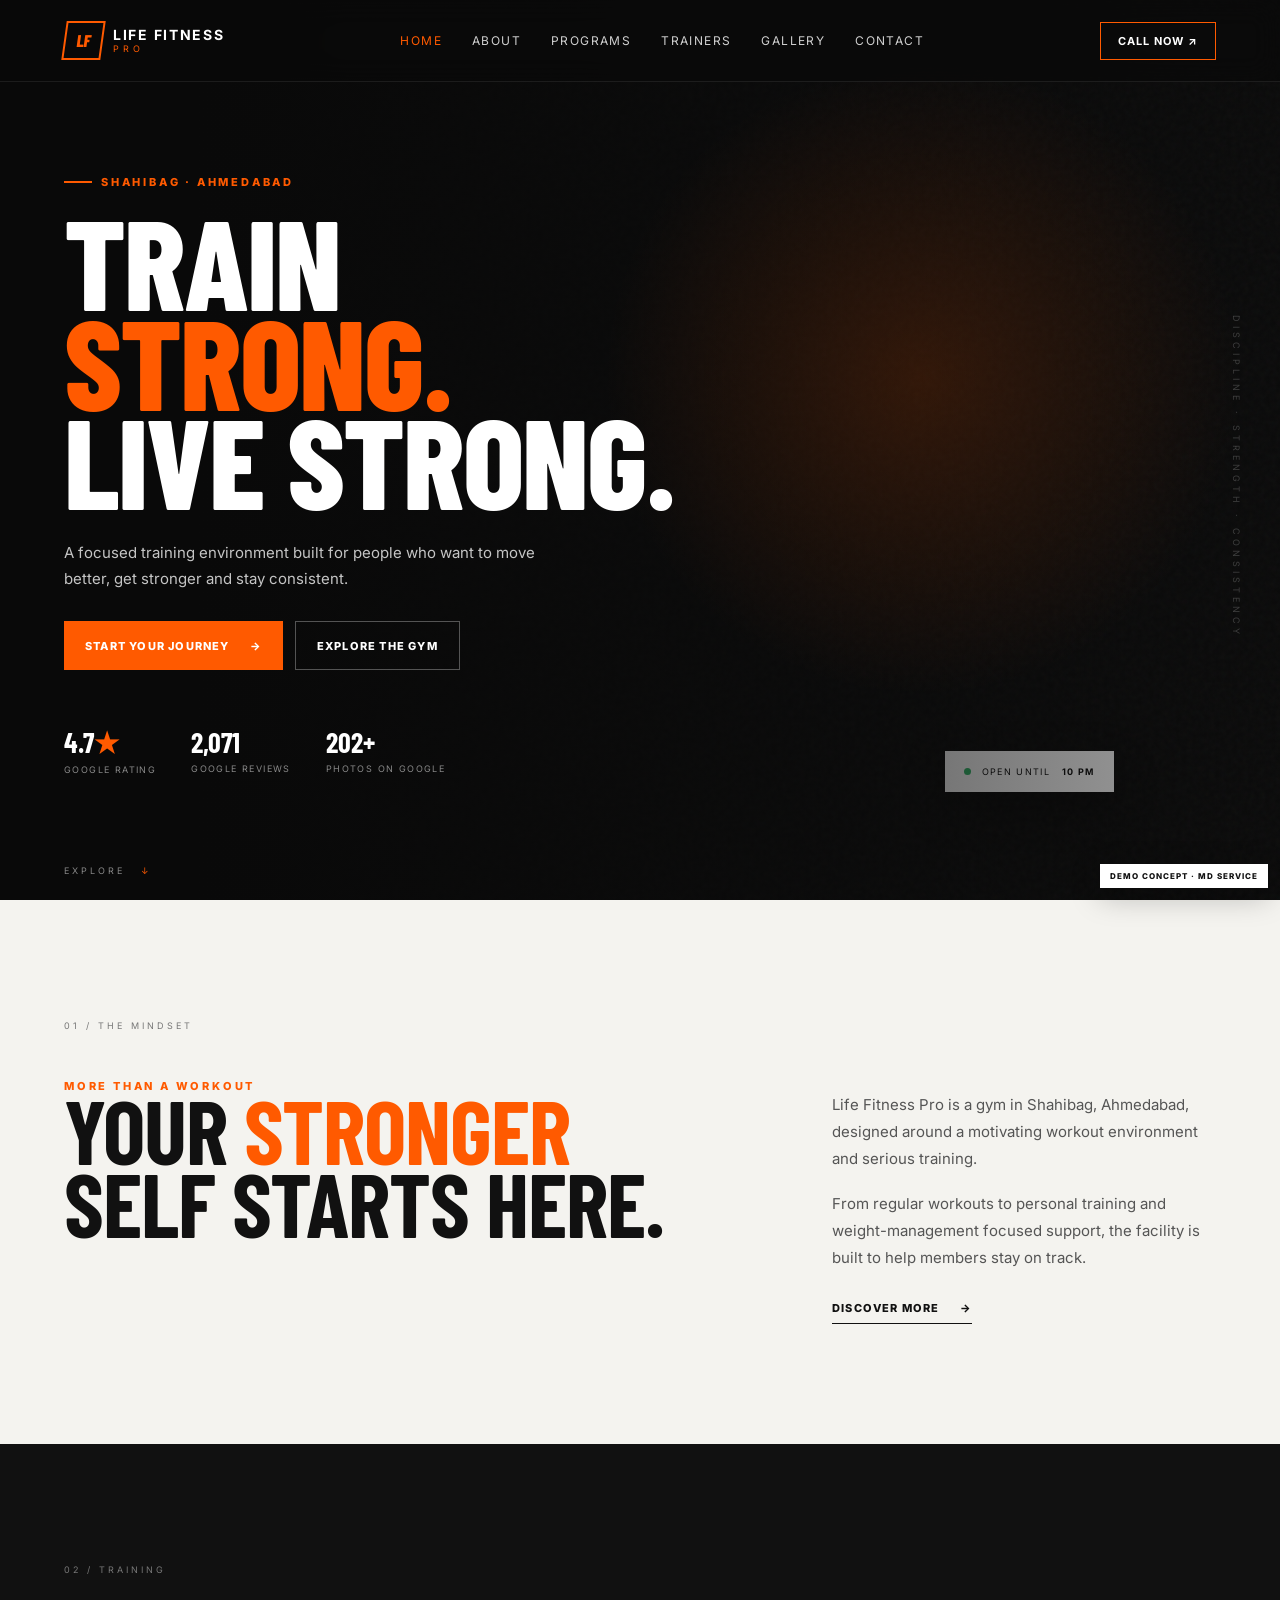
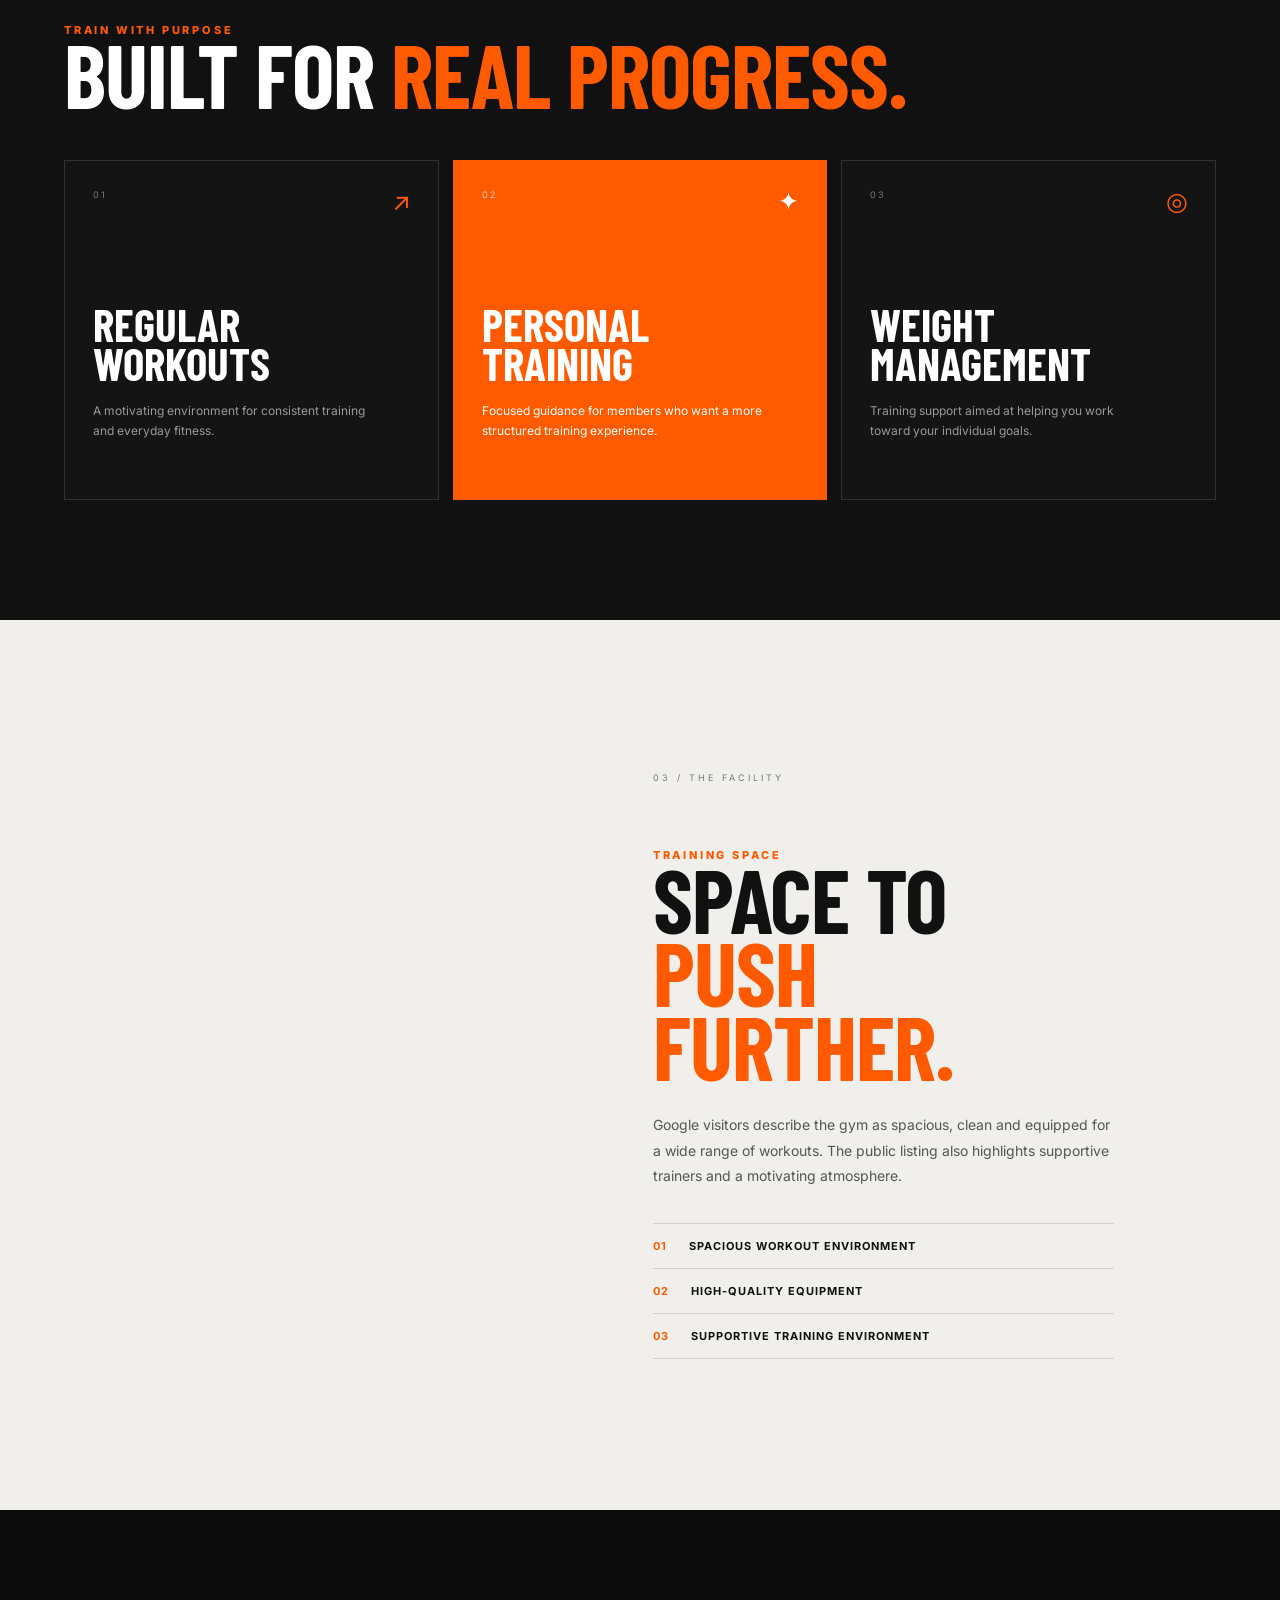
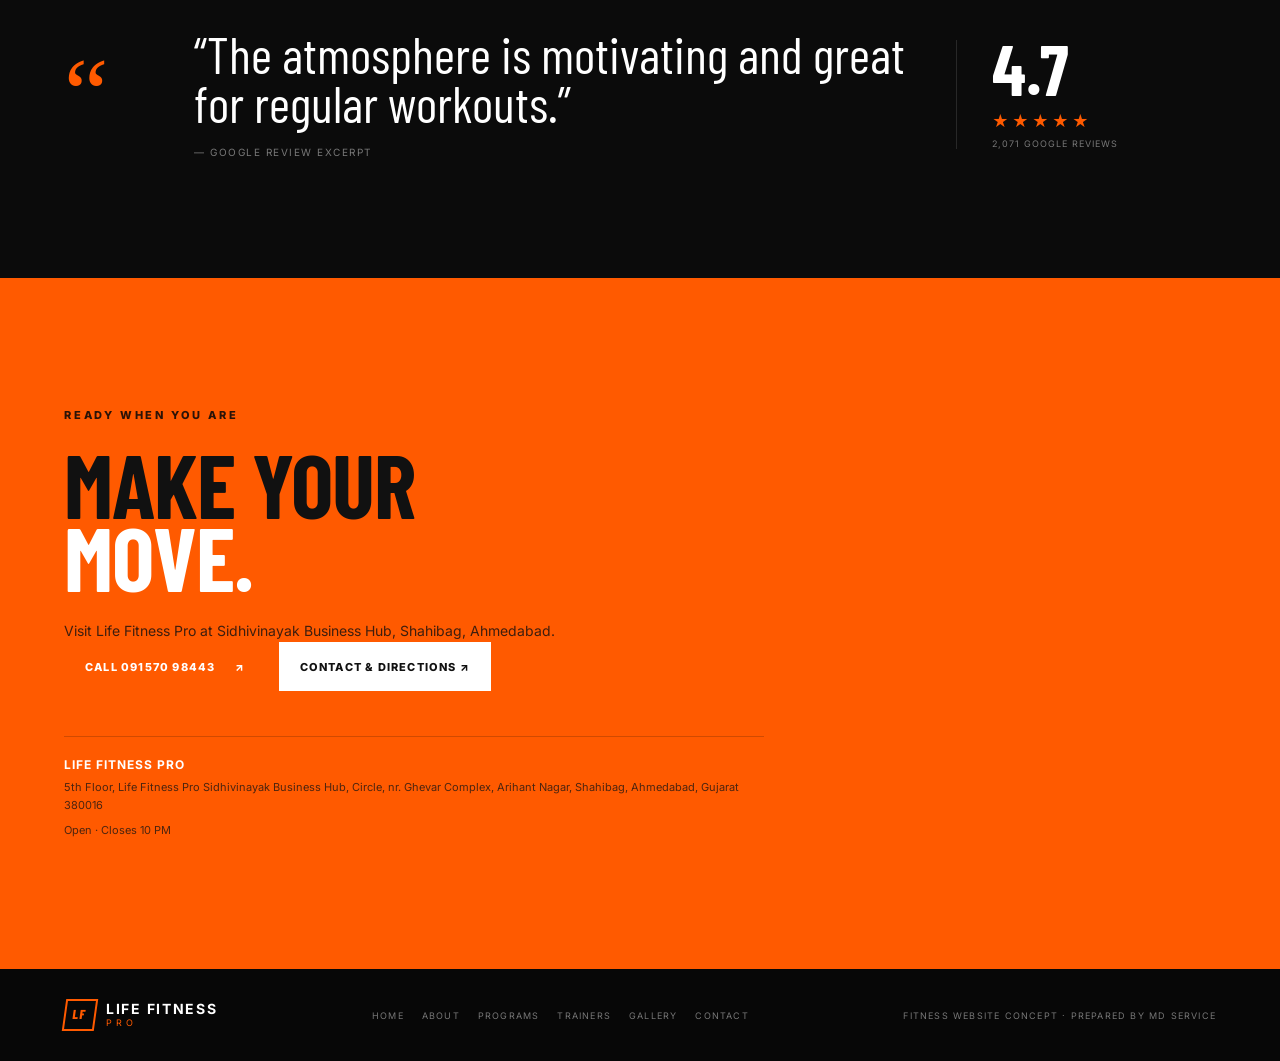
<file: index.html>
<!DOCTYPE html>
<html lang="en">
<head>
<meta charset="UTF-8">
<meta name="viewport" content="width=device-width, initial-scale=1.0">
<meta name="theme-color" content="#0b0b0b">
<meta name="description" content="Life Fitness Pro — gym and fitness training in Shahibag, Ahmedabad.">
<title>Life Fitness Pro — Train Strong. Live Strong.</title>
<link rel="preconnect" href="https://fonts.googleapis.com">
<link rel="preconnect" href="https://fonts.gstatic.com" crossorigin>
<link href="https://fonts.googleapis.com/css2?family=Barlow+Condensed:wght@500;600;700;800&family=Inter:wght@400;500;600;700;800&display=swap" rel="stylesheet">
<link rel="stylesheet" href="css/style.css">
</head><body data-page="home"><header class="site-header">
<a class="brand" href="index.html" aria-label="Life Fitness Pro home"><span class="brand-mark">LF</span><span><strong>LIFE FITNESS</strong><small>PRO</small></span></a>
<nav class="nav" aria-label="Main navigation">
<a data-page="home" href="index.html">Home</a><a data-page="about" href="about.html">About</a><a data-page="programs" href="programs.html">Programs</a><a data-page="trainers" href="trainers.html">Trainers</a><a data-page="gallery" href="gallery.html">Gallery</a><a data-page="contact" href="contact.html">Contact</a>
</nav>
<a class="header-cta" href="tel:+919157098443">Call Now <span>↗</span></a>
<button class="menu-btn" aria-label="Open menu" aria-expanded="false">☰</button></header><div class="progress"></div>
<main>
<section class="hero"><div class="hero-noise"></div><div class="hero-content reveal"><p class="eyebrow"><span></span> SHAHIBAG · AHMEDABAD</p><h1>TRAIN<br><em>STRONG.</em><br>LIVE STRONG.</h1><p class="hero-copy">A focused training environment built for people who want to move better, get stronger and stay consistent.</p><div class="hero-actions"><a class="btn btn-primary" href="contact.html">Start Your Journey <span>→</span></a><a class="btn btn-ghost" href="about.html">Explore The Gym</a></div><div class="hero-meta"><div><strong>4.7<span>★</span></strong><small>Google rating</small></div><div><strong>2,071</strong><small>Google reviews</small></div><div><strong>202+</strong><small>Photos on Google</small></div></div></div><div class="hero-visual" aria-hidden="true"><div class="hero-image"></div><div class="vertical-text">DISCIPLINE · STRENGTH · CONSISTENCY</div><div class="floating-card"><span class="pulse"></span> OPEN UNTIL <strong>10 PM</strong></div></div><a class="scroll-cue" href="about.html">EXPLORE <span>↓</span></a></section>
<section class="intro section"><div class="section-label reveal">01 / THE MINDSET</div><div class="intro-grid"><div class="reveal"><p class="kicker">MORE THAN A WORKOUT</p><h2>YOUR <span>STRONGER</span> SELF STARTS HERE.</h2></div><div class="intro-copy reveal"><p>Life Fitness Pro is a gym in Shahibag, Ahmedabad, designed around a motivating workout environment and serious training.</p><p>From regular workouts to personal training and weight-management focused support, the facility is built to help members stay on track.</p><a class="text-link" href="about.html">Discover More <span>→</span></a></div></div></section>
<section class="training section"><div class="section-label reveal">02 / TRAINING</div><div class="section-heading reveal"><p class="kicker">TRAIN WITH PURPOSE</p><h2>BUILT FOR <span>REAL PROGRESS.</span></h2></div><div class="cards"><article class="feature-card reveal"><div class="card-number">01</div><div class="card-icon">↗</div><h3>REGULAR<br>WORKOUTS</h3><p>A motivating environment for consistent training and everyday fitness.</p></article><article class="feature-card featured reveal"><div class="card-number">02</div><div class="card-icon">✦</div><h3>PERSONAL<br>TRAINING</h3><p>Focused guidance for members who want a more structured training experience.</p></article><article class="feature-card reveal"><div class="card-number">03</div><div class="card-icon">◎</div><h3>WEIGHT<br>MANAGEMENT</h3><p>Training support aimed at helping you work toward your individual goals.</p></article></div></section>
<section class="facility section"><div class="facility-image reveal"></div><div class="facility-copy reveal"><div class="section-label">03 / THE FACILITY</div><p class="kicker">TRAINING SPACE</p><h2>SPACE TO<br><span>PUSH FURTHER.</span></h2><p>Google visitors describe the gym as spacious, clean and equipped for a wide range of workouts. The public listing also highlights supportive trainers and a motivating atmosphere.</p><div class="facility-points"><div><span>01</span> Spacious workout environment</div><div><span>02</span> High-quality equipment</div><div><span>03</span> Supportive training environment</div></div></div></section>
<section class="social-proof section"><div class="quote-mark">“</div><div class="quote reveal"><p>“The atmosphere is motivating and great for regular workouts.”</p><small>— Google review excerpt</small></div><div class="rating reveal"><strong>4.7</strong><span>★★★★★</span><small>2,071 Google reviews</small></div></section>
<section class="visit section"><div class="visit-inner reveal"><p class="kicker">READY WHEN YOU ARE</p><h2>MAKE YOUR<br><span>MOVE.</span></h2><p>Visit Life Fitness Pro at Sidhivinayak Business Hub, Shahibag, Ahmedabad.</p><div class="visit-actions"><a class="btn btn-primary" href="tel:+919157098443">Call 091570 98443 <span>↗</span></a><a class="btn btn-light" href="contact.html">Contact & Directions ↗</a></div><div class="address"><strong>Life Fitness Pro</strong><span>5th Floor, Life Fitness Pro Sidhivinayak Business Hub, Circle, nr. Ghevar Complex, Arihant Nagar, Shahibag, Ahmedabad, Gujarat 380016</span><span>Open · Closes 10 PM</span></div></div></section>
</main><footer><div class="brand footer-brand"><span class="brand-mark">LF</span><span><strong>LIFE FITNESS</strong><small>PRO</small></span></div><div class="footer-links"><a href="index.html">Home</a><a href="about.html">About</a><a href="programs.html">Programs</a><a href="trainers.html">Trainers</a><a href="gallery.html">Gallery</a><a href="contact.html">Contact</a></div><p>Fitness website concept · Prepared by MD Service</p></footer><div class="demo-badge">DEMO CONCEPT · MD SERVICE</div><script src="js/script.js"></script></body></html>
</file>
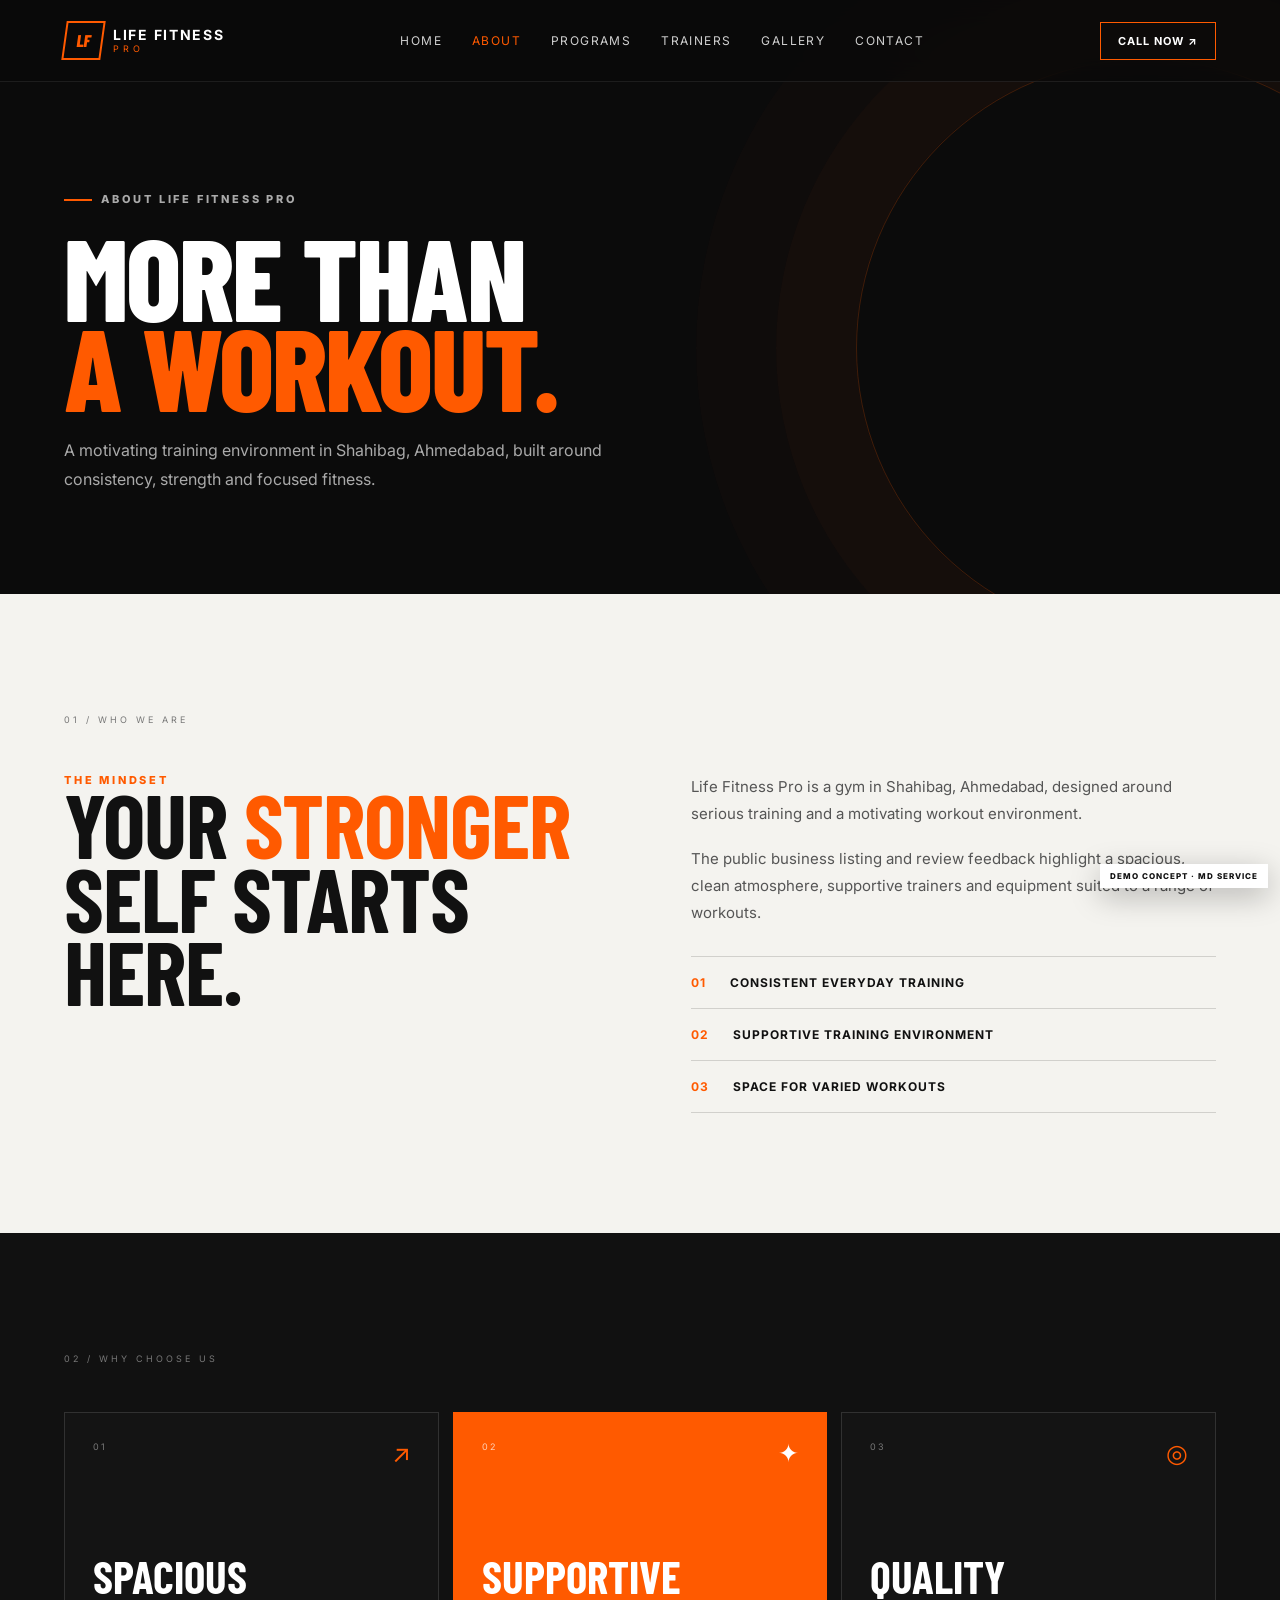
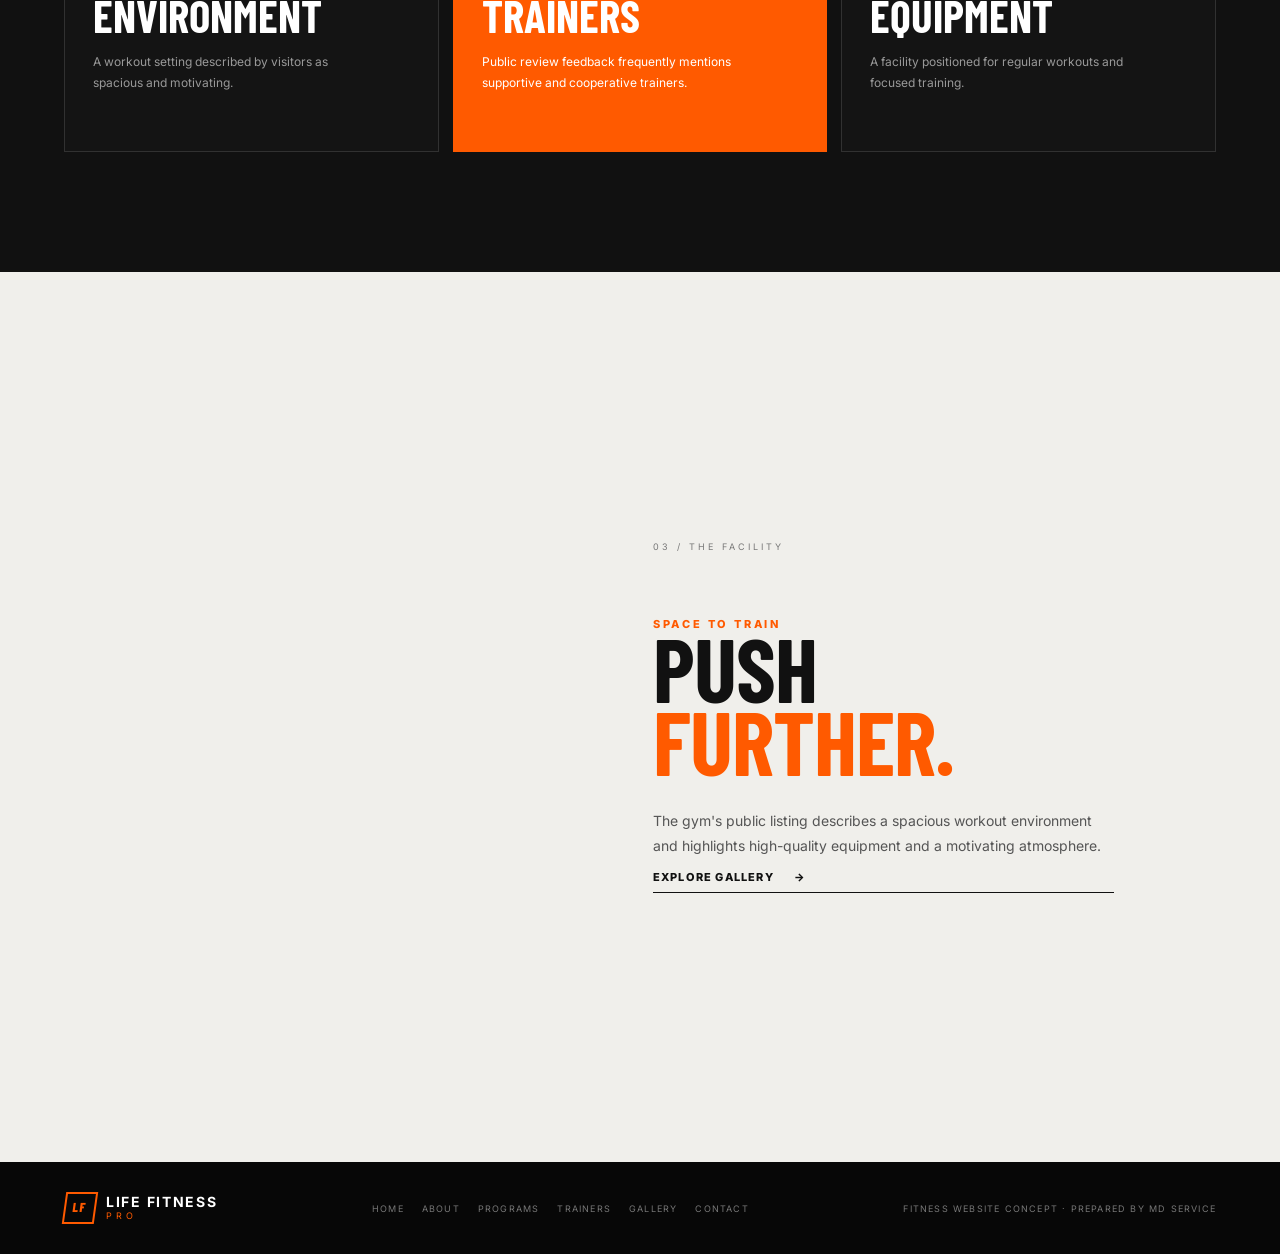
<file: about.html>
<!DOCTYPE html>
<html lang="en">
<head>
<meta charset="UTF-8">
<meta name="viewport" content="width=device-width, initial-scale=1.0">
<meta name="theme-color" content="#0b0b0b">
<meta name="description" content="Learn about Life Fitness Pro, its training environment, facilities and fitness approach in Shahibag, Ahmedabad.">
<title>About Life Fitness Pro — Shahibag Ahmedabad</title>
<link rel="preconnect" href="https://fonts.googleapis.com">
<link rel="preconnect" href="https://fonts.gstatic.com" crossorigin>
<link href="https://fonts.googleapis.com/css2?family=Barlow+Condensed:wght@500;600;700;800&family=Inter:wght@400;500;600;700;800&display=swap" rel="stylesheet">
<link rel="stylesheet" href="css/style.css">
</head><body data-page="about"><header class="site-header">
<a class="brand" href="index.html" aria-label="Life Fitness Pro home"><span class="brand-mark">LF</span><span><strong>LIFE FITNESS</strong><small>PRO</small></span></a>
<nav class="nav" aria-label="Main navigation">
<a data-page="home" href="index.html">Home</a><a data-page="about" href="about.html">About</a><a data-page="programs" href="programs.html">Programs</a><a data-page="trainers" href="trainers.html">Trainers</a><a data-page="gallery" href="gallery.html">Gallery</a><a data-page="contact" href="contact.html">Contact</a>
</nav>
<a class="header-cta" href="tel:+919157098443">Call Now <span>↗</span></a>
<button class="menu-btn" aria-label="Open menu" aria-expanded="false">☰</button></header><div class="progress"></div><main>
<section class="page-hero"><p class="eyebrow"><span></span> ABOUT LIFE FITNESS PRO</p><h1>MORE THAN<br><em>A WORKOUT.</em></h1><p>A motivating training environment in Shahibag, Ahmedabad, built around consistency, strength and focused fitness.</p></section>
<section class="section content-light"><div class="section-label reveal">01 / WHO WE ARE</div><div class="split"><div class="reveal"><p class="kicker">THE MINDSET</p><h2>YOUR <span>STRONGER</span> SELF STARTS HERE.</h2></div><div class="body-copy reveal"><p>Life Fitness Pro is a gym in Shahibag, Ahmedabad, designed around serious training and a motivating workout environment.</p><p>The public business listing and review feedback highlight a spacious, clean atmosphere, supportive trainers and equipment suited to a range of workouts.</p><div class="number-list"><div><span>01</span> Consistent everyday training</div><div><span>02</span> Supportive training environment</div><div><span>03</span> Space for varied workouts</div></div></div></div></section>
<section class="section dark-panel"><div class="section-label reveal">02 / WHY CHOOSE US</div><div class="cards"><article class="feature-card reveal"><div class="card-number">01</div><div class="card-icon">↗</div><h3>SPACIOUS<br>ENVIRONMENT</h3><p>A workout setting described by visitors as spacious and motivating.</p></article><article class="feature-card featured reveal"><div class="card-number">02</div><div class="card-icon">✦</div><h3>SUPPORTIVE<br>TRAINERS</h3><p>Public review feedback frequently mentions supportive and cooperative trainers.</p></article><article class="feature-card reveal"><div class="card-number">03</div><div class="card-icon">◎</div><h3>QUALITY<br>EQUIPMENT</h3><p>A facility positioned for regular workouts and focused training.</p></article></div></section>
<section class="facility section"><div class="facility-image reveal"></div><div class="facility-copy reveal"><div class="section-label">03 / THE FACILITY</div><p class="kicker">SPACE TO TRAIN</p><h2>PUSH<br><span>FURTHER.</span></h2><p>The gym's public listing describes a spacious workout environment and highlights high-quality equipment and a motivating atmosphere.</p><a class="text-link" href="gallery.html">Explore Gallery <span>→</span></a></div></section>
</main><footer><div class="brand footer-brand"><span class="brand-mark">LF</span><span><strong>LIFE FITNESS</strong><small>PRO</small></span></div><div class="footer-links"><a href="index.html">Home</a><a href="about.html">About</a><a href="programs.html">Programs</a><a href="trainers.html">Trainers</a><a href="gallery.html">Gallery</a><a href="contact.html">Contact</a></div><p>Fitness website concept · Prepared by MD Service</p></footer><div class="demo-badge">DEMO CONCEPT · MD SERVICE</div><script src="js/script.js"></script></body></html>
</file>
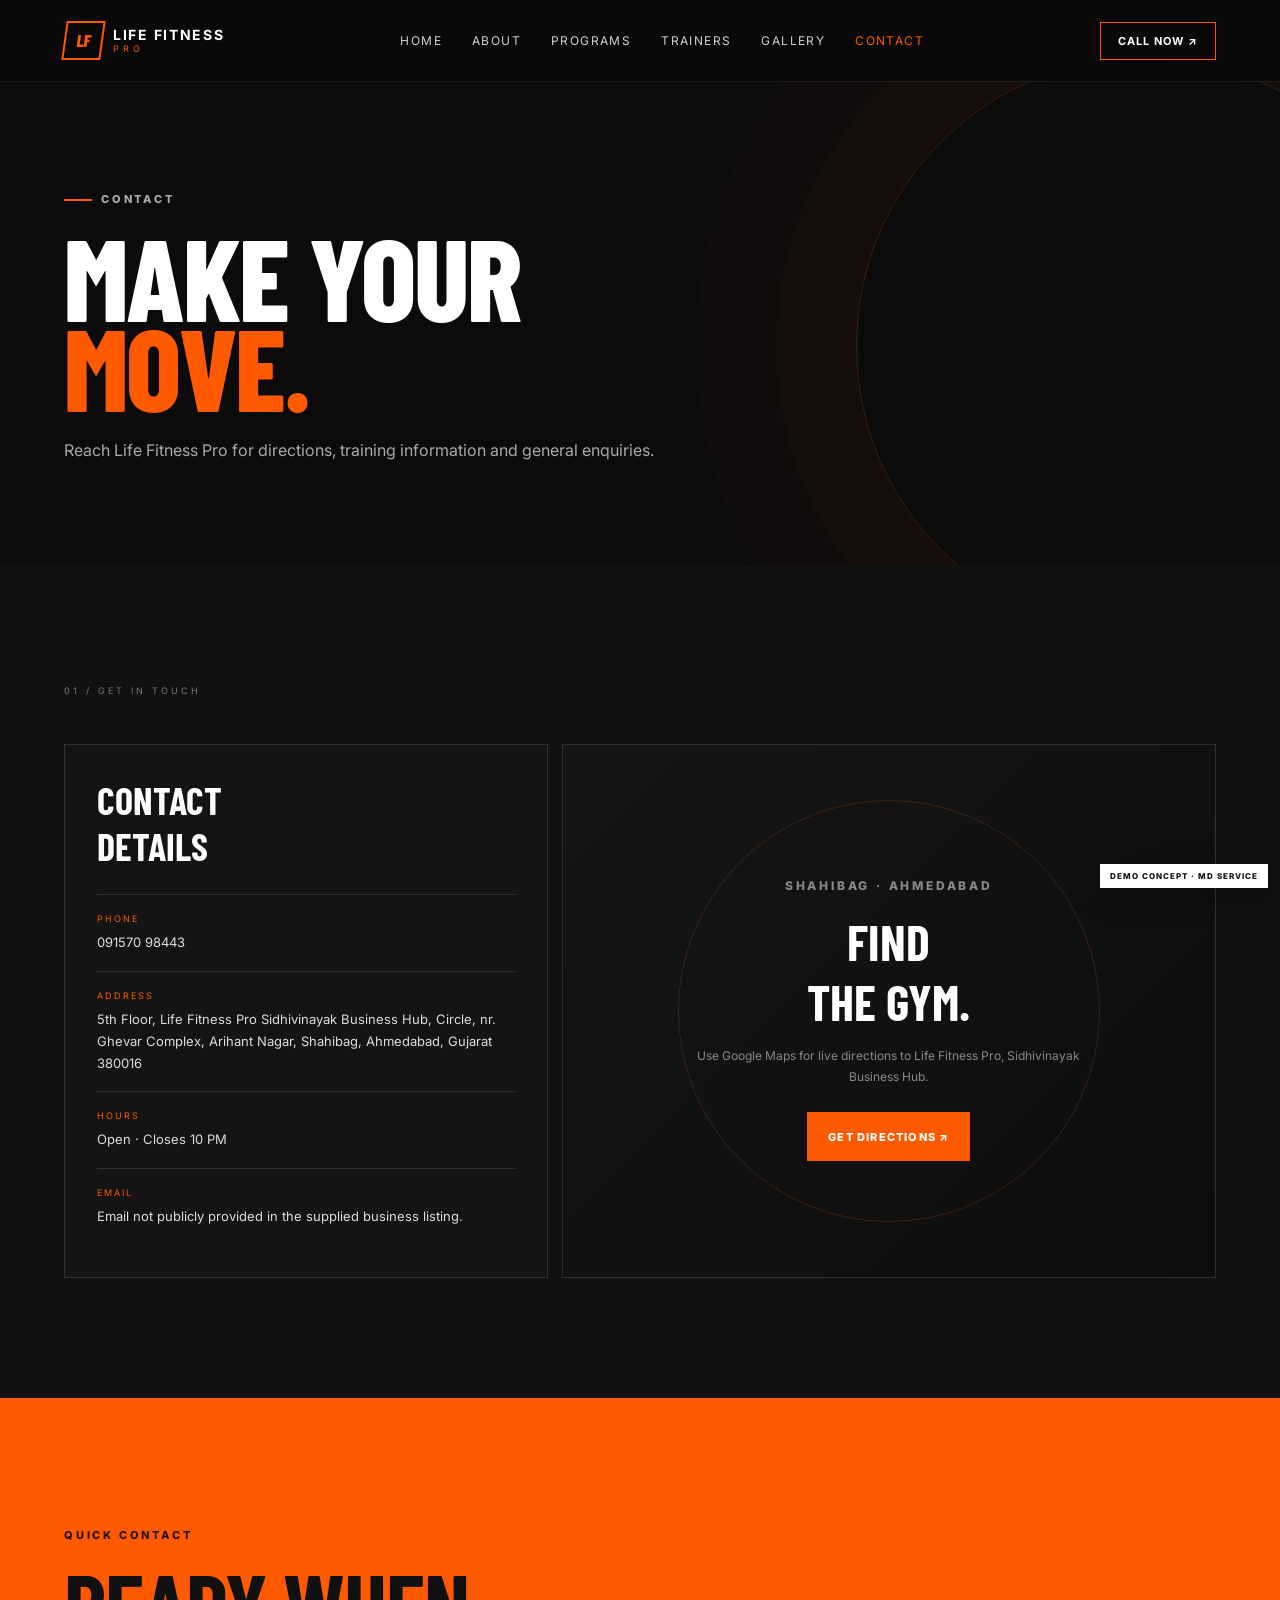
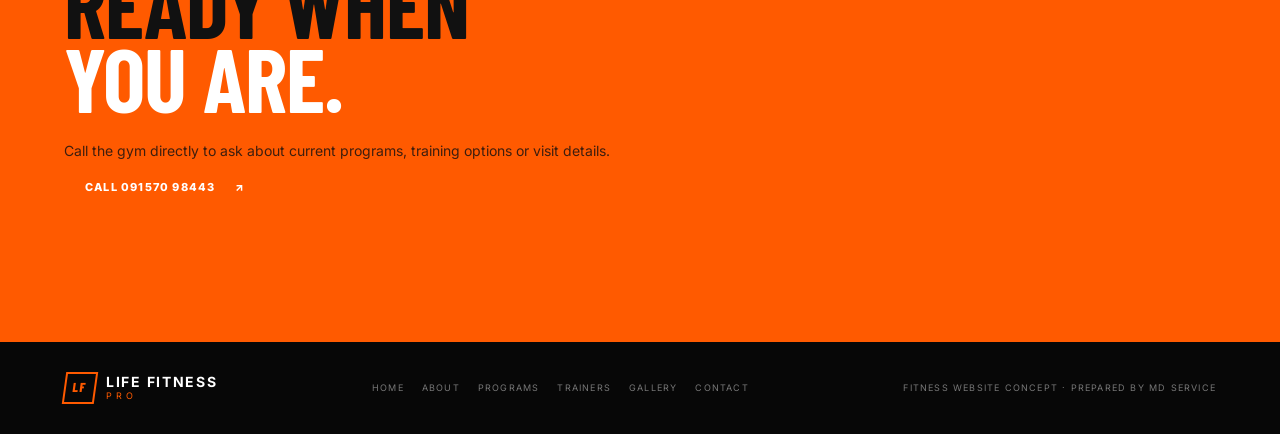
<file: contact.html>
<!DOCTYPE html>
<html lang="en">
<head>
<meta charset="UTF-8">
<meta name="viewport" content="width=device-width, initial-scale=1.0">
<meta name="theme-color" content="#0b0b0b">
<meta name="description" content="Contact Life Fitness Pro in Shahibag, Ahmedabad by phone or directions.">
<title>Contact Life Fitness Pro — Shahibag Ahmedabad</title>
<link rel="preconnect" href="https://fonts.googleapis.com">
<link rel="preconnect" href="https://fonts.gstatic.com" crossorigin>
<link href="https://fonts.googleapis.com/css2?family=Barlow+Condensed:wght@500;600;700;800&family=Inter:wght@400;500;600;700;800&display=swap" rel="stylesheet">
<link rel="stylesheet" href="css/style.css">
</head><body data-page="contact"><header class="site-header">
<a class="brand" href="index.html" aria-label="Life Fitness Pro home"><span class="brand-mark">LF</span><span><strong>LIFE FITNESS</strong><small>PRO</small></span></a>
<nav class="nav" aria-label="Main navigation">
<a data-page="home" href="index.html">Home</a><a data-page="about" href="about.html">About</a><a data-page="programs" href="programs.html">Programs</a><a data-page="trainers" href="trainers.html">Trainers</a><a data-page="gallery" href="gallery.html">Gallery</a><a data-page="contact" href="contact.html">Contact</a>
</nav>
<a class="header-cta" href="tel:+919157098443">Call Now <span>↗</span></a>
<button class="menu-btn" aria-label="Open menu" aria-expanded="false">☰</button></header><div class="progress"></div><main>
<section class="page-hero"><p class="eyebrow"><span></span> CONTACT</p><h1>MAKE YOUR<br><em>MOVE.</em></h1><p>Reach Life Fitness Pro for directions, training information and general enquiries.</p></section>
<section class="section training"><div class="section-label reveal">01 / GET IN TOUCH</div><div class="contact-grid">
<div class="contact-card reveal"><h3>CONTACT<br>DETAILS</h3><div class="contact-row"><small>Phone</small><a href="tel:+919157098443">091570 98443</a></div><div class="contact-row"><small>Address</small><span>5th Floor, Life Fitness Pro Sidhivinayak Business Hub, Circle, nr. Ghevar Complex, Arihant Nagar, Shahibag, Ahmedabad, Gujarat 380016</span></div><div class="contact-row"><small>Hours</small><span>Open · Closes 10 PM</span></div><div class="contact-row"><small>Email</small><span>Email not publicly provided in the supplied business listing.</span></div></div>
<div class="map-placeholder reveal"><div class="map-inner"><p class="kicker">SHAHIBAG · AHMEDABAD</p><h3>FIND<br>THE GYM.</h3><p>Use Google Maps for live directions to Life Fitness Pro, Sidhivinayak Business Hub.</p><a class="btn btn-primary" target="_blank" rel="noopener" href="https://www.google.com/maps/search/?api=1&query=Life%20Fitness%20Pro%2C%20Shahibag%2C%20Ahmedabad">Get Directions ↗</a></div></div>
</div></section>
<section class="visit section"><div class="visit-inner reveal"><p class="kicker">QUICK CONTACT</p><h2>READY WHEN<br><span>YOU ARE.</span></h2><p>Call the gym directly to ask about current programs, training options or visit details.</p><div class="visit-actions"><a class="btn btn-primary" href="tel:+919157098443">Call 091570 98443 <span>↗</span></a></div></div></section>
</main><footer><div class="brand footer-brand"><span class="brand-mark">LF</span><span><strong>LIFE FITNESS</strong><small>PRO</small></span></div><div class="footer-links"><a href="index.html">Home</a><a href="about.html">About</a><a href="programs.html">Programs</a><a href="trainers.html">Trainers</a><a href="gallery.html">Gallery</a><a href="contact.html">Contact</a></div><p>Fitness website concept · Prepared by MD Service</p></footer><div class="demo-badge">DEMO CONCEPT · MD SERVICE</div><script src="js/script.js"></script></body></html>
</file>
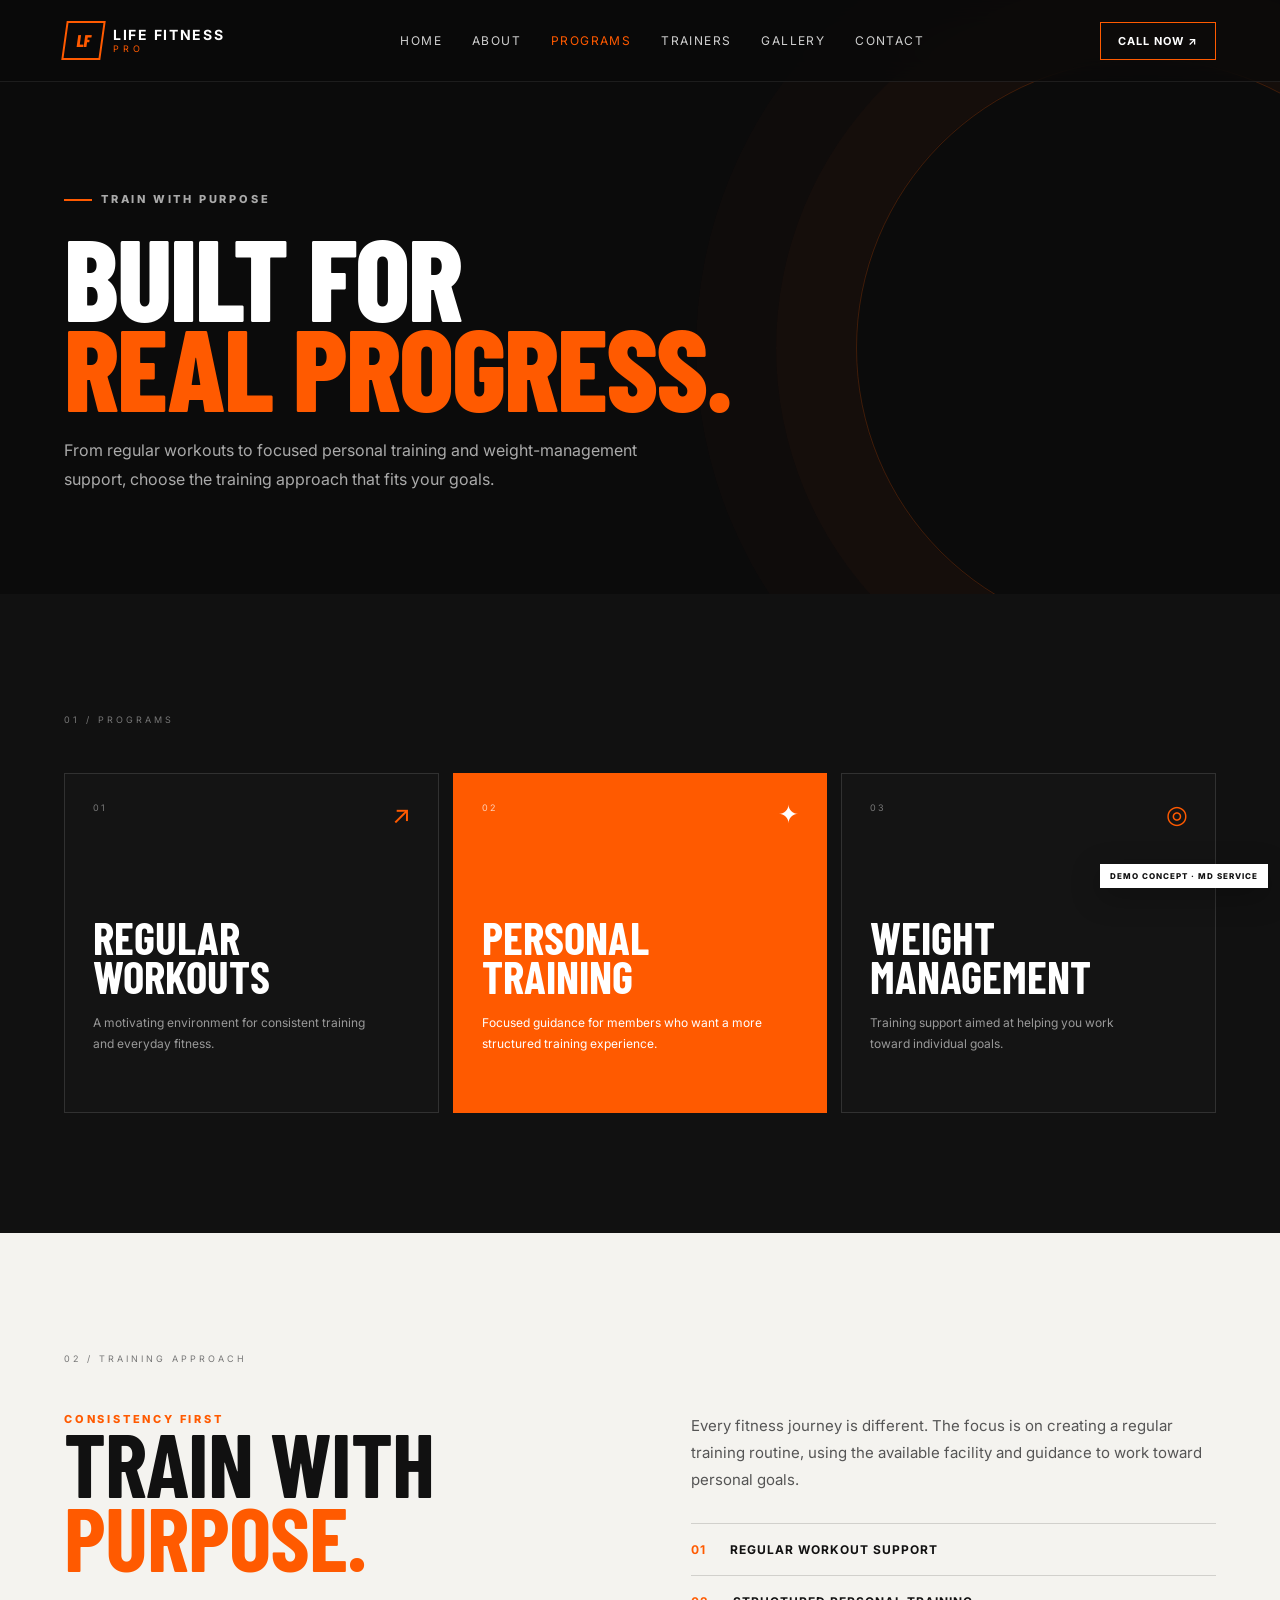
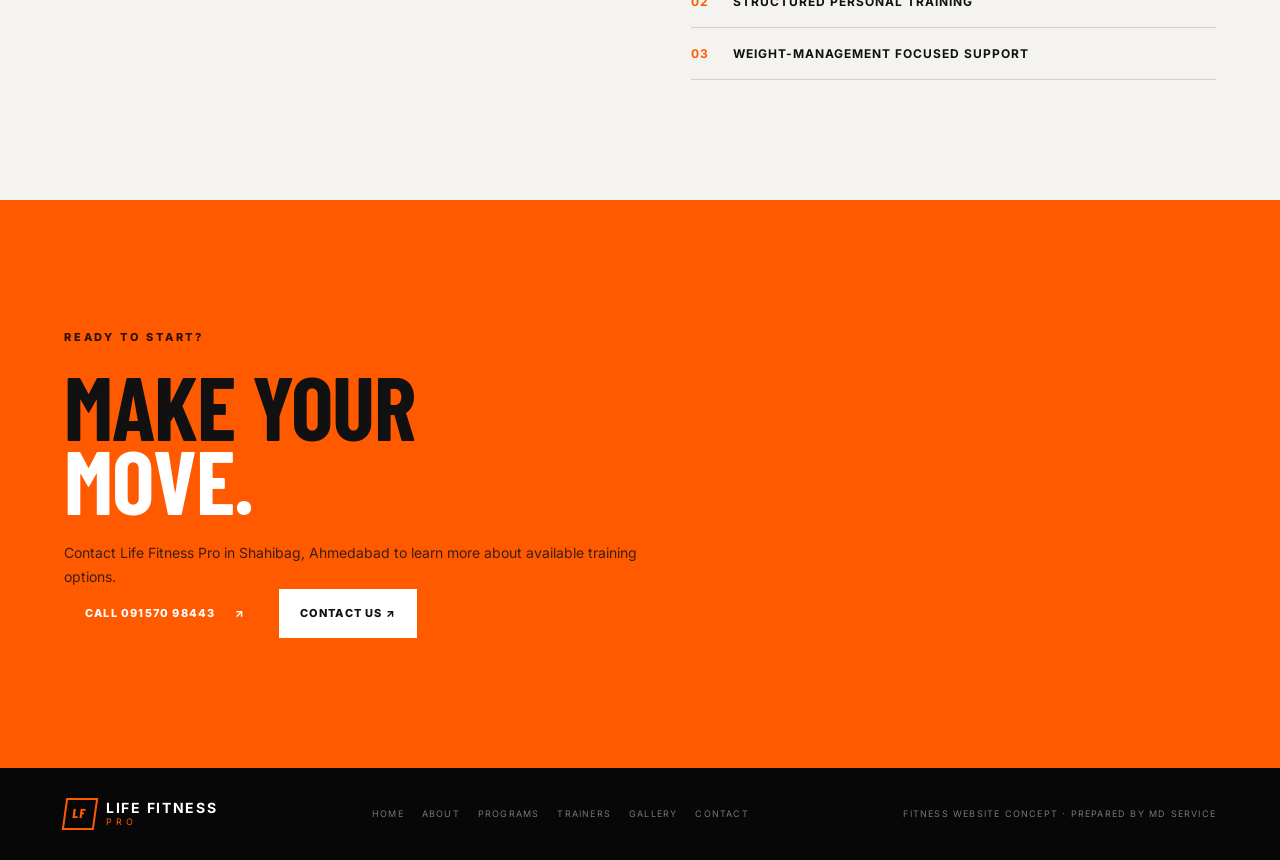
<file: programs.html>
<!DOCTYPE html>
<html lang="en">
<head>
<meta charset="UTF-8">
<meta name="viewport" content="width=device-width, initial-scale=1.0">
<meta name="theme-color" content="#0b0b0b">
<meta name="description" content="Explore fitness programs and training options at Life Fitness Pro in Shahibag, Ahmedabad.">
<title>Programs & Services — Life Fitness Pro</title>
<link rel="preconnect" href="https://fonts.googleapis.com">
<link rel="preconnect" href="https://fonts.gstatic.com" crossorigin>
<link href="https://fonts.googleapis.com/css2?family=Barlow+Condensed:wght@500;600;700;800&family=Inter:wght@400;500;600;700;800&display=swap" rel="stylesheet">
<link rel="stylesheet" href="css/style.css">
</head><body data-page="programs"><header class="site-header">
<a class="brand" href="index.html" aria-label="Life Fitness Pro home"><span class="brand-mark">LF</span><span><strong>LIFE FITNESS</strong><small>PRO</small></span></a>
<nav class="nav" aria-label="Main navigation">
<a data-page="home" href="index.html">Home</a><a data-page="about" href="about.html">About</a><a data-page="programs" href="programs.html">Programs</a><a data-page="trainers" href="trainers.html">Trainers</a><a data-page="gallery" href="gallery.html">Gallery</a><a data-page="contact" href="contact.html">Contact</a>
</nav>
<a class="header-cta" href="tel:+919157098443">Call Now <span>↗</span></a>
<button class="menu-btn" aria-label="Open menu" aria-expanded="false">☰</button></header><div class="progress"></div><main>
<section class="page-hero"><p class="eyebrow"><span></span> TRAIN WITH PURPOSE</p><h1>BUILT FOR<br><em>REAL PROGRESS.</em></h1><p>From regular workouts to focused personal training and weight-management support, choose the training approach that fits your goals.</p></section>
<section class="section training"><div class="section-label reveal">01 / PROGRAMS</div><div class="cards"><article class="feature-card reveal"><div class="card-number">01</div><div class="card-icon">↗</div><h3>REGULAR<br>WORKOUTS</h3><p>A motivating environment for consistent training and everyday fitness.</p></article><article class="feature-card featured reveal"><div class="card-number">02</div><div class="card-icon">✦</div><h3>PERSONAL<br>TRAINING</h3><p>Focused guidance for members who want a more structured training experience.</p></article><article class="feature-card reveal"><div class="card-number">03</div><div class="card-icon">◎</div><h3>WEIGHT<br>MANAGEMENT</h3><p>Training support aimed at helping you work toward individual goals.</p></article></div></section>
<section class="section content-light"><div class="section-label reveal">02 / TRAINING APPROACH</div><div class="split"><div class="reveal"><p class="kicker">CONSISTENCY FIRST</p><h2>TRAIN WITH <span>PURPOSE.</span></h2></div><div class="body-copy reveal"><p>Every fitness journey is different. The focus is on creating a regular training routine, using the available facility and guidance to work toward personal goals.</p><div class="number-list"><div><span>01</span> Regular workout support</div><div><span>02</span> Structured personal training</div><div><span>03</span> Weight-management focused support</div></div></div></div></section>
<section class="visit section"><div class="visit-inner reveal"><p class="kicker">READY TO START?</p><h2>MAKE YOUR<br><span>MOVE.</span></h2><p>Contact Life Fitness Pro in Shahibag, Ahmedabad to learn more about available training options.</p><div class="visit-actions"><a class="btn btn-primary" href="tel:+919157098443">Call 091570 98443 <span>↗</span></a><a class="btn btn-light" href="contact.html">Contact Us ↗</a></div></div></section>
</main><footer><div class="brand footer-brand"><span class="brand-mark">LF</span><span><strong>LIFE FITNESS</strong><small>PRO</small></span></div><div class="footer-links"><a href="index.html">Home</a><a href="about.html">About</a><a href="programs.html">Programs</a><a href="trainers.html">Trainers</a><a href="gallery.html">Gallery</a><a href="contact.html">Contact</a></div><p>Fitness website concept · Prepared by MD Service</p></footer><div class="demo-badge">DEMO CONCEPT · MD SERVICE</div><script src="js/script.js"></script></body></html>
</file>
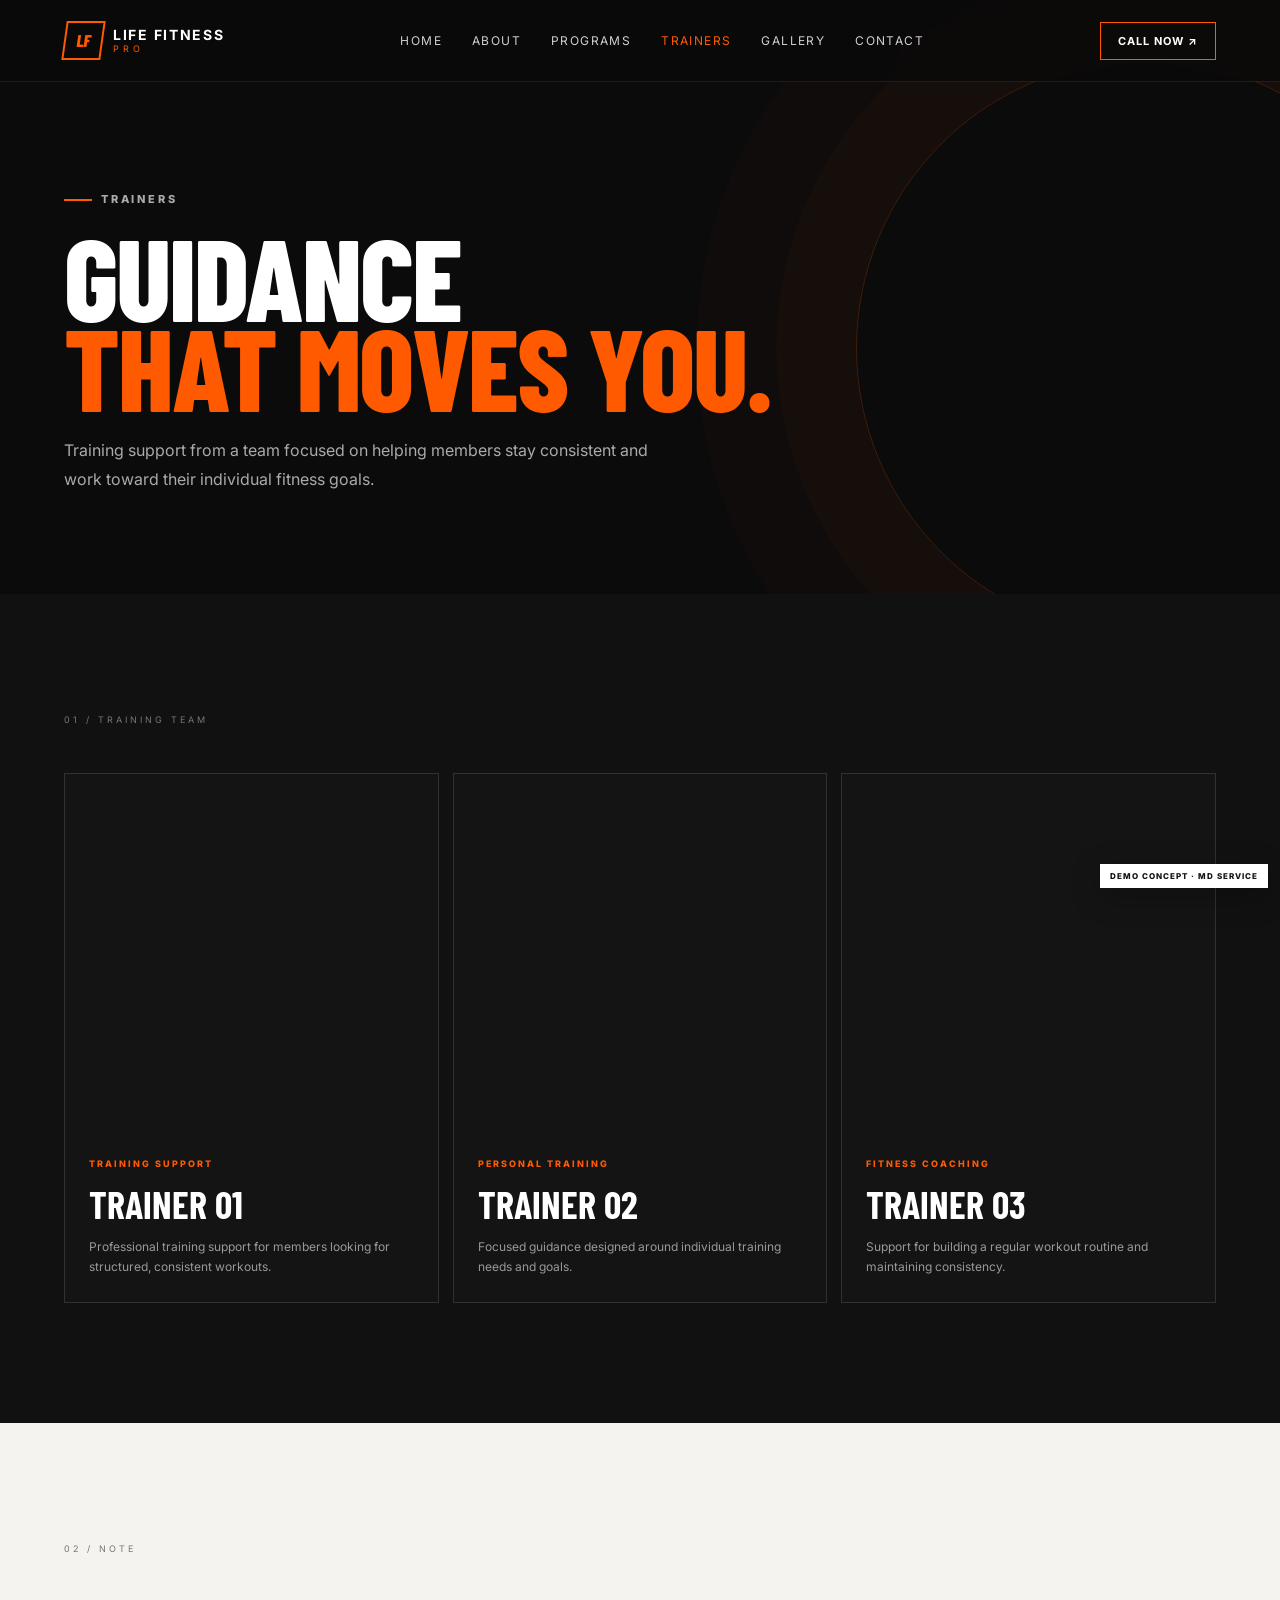
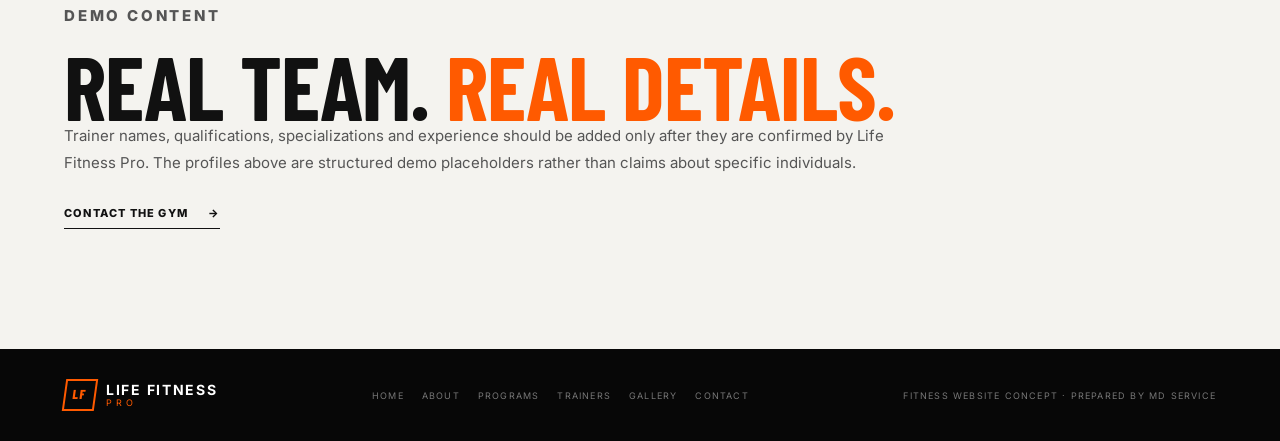
<file: trainers.html>
<!DOCTYPE html>
<html lang="en">
<head>
<meta charset="UTF-8">
<meta name="viewport" content="width=device-width, initial-scale=1.0">
<meta name="theme-color" content="#0b0b0b">
<meta name="description" content="Trainer and coaching information for Life Fitness Pro in Shahibag, Ahmedabad.">
<title>Trainers — Life Fitness Pro</title>
<link rel="preconnect" href="https://fonts.googleapis.com">
<link rel="preconnect" href="https://fonts.gstatic.com" crossorigin>
<link href="https://fonts.googleapis.com/css2?family=Barlow+Condensed:wght@500;600;700;800&family=Inter:wght@400;500;600;700;800&display=swap" rel="stylesheet">
<link rel="stylesheet" href="css/style.css">
</head><body data-page="trainers"><header class="site-header">
<a class="brand" href="index.html" aria-label="Life Fitness Pro home"><span class="brand-mark">LF</span><span><strong>LIFE FITNESS</strong><small>PRO</small></span></a>
<nav class="nav" aria-label="Main navigation">
<a data-page="home" href="index.html">Home</a><a data-page="about" href="about.html">About</a><a data-page="programs" href="programs.html">Programs</a><a data-page="trainers" href="trainers.html">Trainers</a><a data-page="gallery" href="gallery.html">Gallery</a><a data-page="contact" href="contact.html">Contact</a>
</nav>
<a class="header-cta" href="tel:+919157098443">Call Now <span>↗</span></a>
<button class="menu-btn" aria-label="Open menu" aria-expanded="false">☰</button></header><div class="progress"></div><main>
<section class="page-hero"><p class="eyebrow"><span></span> TRAINERS</p><h1>GUIDANCE<br><em>THAT MOVES YOU.</em></h1><p>Training support from a team focused on helping members stay consistent and work toward their individual fitness goals.</p></section>
<section class="section training"><div class="section-label reveal">01 / TRAINING TEAM</div><div class="trainer-grid">
<article class="trainer-card reveal"><div class="trainer-photo" style="background-image:url('https://images.unsplash.com/photo-1567013127542-490d757e51fc?auto=format&fit=crop&w=900&q=85')"></div><div class="trainer-info"><div class="trainer-tag">TRAINING SUPPORT</div><h3>TRAINER 01</h3><p>Professional training support for members looking for structured, consistent workouts.</p></div></article>
<article class="trainer-card reveal"><div class="trainer-photo" style="background-image:url('https://images.unsplash.com/photo-1594381898411-846e7d193883?auto=format&fit=crop&w=900&q=85')"></div><div class="trainer-info"><div class="trainer-tag">PERSONAL TRAINING</div><h3>TRAINER 02</h3><p>Focused guidance designed around individual training needs and goals.</p></div></article>
<article class="trainer-card reveal"><div class="trainer-photo" style="background-image:url('https://images.unsplash.com/photo-1571019613454-1cb2f99b2d8b?auto=format&fit=crop&w=900&q=85')"></div><div class="trainer-info"><div class="trainer-tag">FITNESS COACHING</div><h3>TRAINER 03</h3><p>Support for building a regular workout routine and maintaining consistency.</p></div></article>
</div></section>
<section class="section content-light"><div class="section-label reveal">02 / NOTE</div><div class="body-copy reveal"><p class="kicker">DEMO CONTENT</p><h2>REAL TEAM. <span>REAL DETAILS.</span></h2><p>Trainer names, qualifications, specializations and experience should be added only after they are confirmed by Life Fitness Pro. The profiles above are structured demo placeholders rather than claims about specific individuals.</p><a class="text-link" href="contact.html">Contact The Gym <span>→</span></a></div></section>
</main><footer><div class="brand footer-brand"><span class="brand-mark">LF</span><span><strong>LIFE FITNESS</strong><small>PRO</small></span></div><div class="footer-links"><a href="index.html">Home</a><a href="about.html">About</a><a href="programs.html">Programs</a><a href="trainers.html">Trainers</a><a href="gallery.html">Gallery</a><a href="contact.html">Contact</a></div><p>Fitness website concept · Prepared by MD Service</p></footer><div class="demo-badge">DEMO CONCEPT · MD SERVICE</div><script src="js/script.js"></script></body></html>
</file>
<file: css/style.css>
*{box-sizing:border-box;margin:0;padding:0}
:root{--orange:#ff5a00;--orange2:#ff7a18;--black:#090909;--dark:#111;--light:#f4f3ef;--muted:#aaa;--line:rgba(255,255,255,.12)}
html{scroll-behavior:smooth}
body{font-family:Inter,Arial,sans-serif;background:var(--black);color:#fff;overflow-x:hidden}
a{text-decoration:none;color:inherit}
.site-header{height:82px;padding:0 5vw;display:flex;align-items:center;justify-content:space-between;position:fixed;top:0;left:0;right:0;z-index:50;background:rgba(9,9,9,.68);backdrop-filter:blur(14px);border-bottom:1px solid rgba(255,255,255,.08)}
.brand{display:flex;align-items:center;gap:10px;line-height:.85}.brand-mark{display:grid;place-items:center;width:39px;height:39px;border:2px solid var(--orange);color:var(--orange);font-family:"Barlow Condensed";font-weight:800;font-size:17px;transform:skew(-8deg)}.brand strong{display:block;font-size:14px;letter-spacing:1.7px}.brand small{display:block;color:var(--orange);font-size:9px;letter-spacing:4px;margin-top:4px}
.nav{display:flex;gap:30px;color:#d0d0d0;font-size:12px;text-transform:uppercase;letter-spacing:1.4px}.nav a{transition:.25s}.nav a:hover,.nav a.active{color:var(--orange)}.header-cta{border:1px solid var(--orange);padding:11px 17px;font-size:11px;font-weight:700;text-transform:uppercase;letter-spacing:1px;transition:.25s}.header-cta:hover{background:var(--orange)}.menu-btn{display:none;background:none;border:0;color:#fff;font-size:24px}
.progress{position:fixed;top:0;left:0;width:0;height:3px;background:var(--orange);z-index:100}
.hero{min-height:100svh;position:relative;display:flex;align-items:center;padding:120px 5vw 70px;overflow:hidden;background:#0b0b0b}.hero:before{content:"";position:absolute;inset:0;background:radial-gradient(circle at 72% 42%,rgba(255,90,0,.16),transparent 30%),linear-gradient(90deg,#090909 15%,rgba(9,9,9,.78) 45%,rgba(9,9,9,.35) 100%);z-index:2}.hero-noise{position:absolute;inset:0;opacity:.08;background-image:url("data:image/svg+xml,%3Csvg viewBox='0 0 180 180' xmlns='http://www.w3.org/2000/svg'%3E%3Cfilter id='n'%3E%3CfeTurbulence type='fractalNoise' baseFrequency='.9' numOctaves='3' stitchTiles='stitch'/%3E%3C/filter%3E%3Crect width='100%25' height='100%25' filter='url(%23n)' opacity='.6'/%3E%3C/svg%3E")}
.hero-content{position:relative;z-index:4;width:min(660px)}.eyebrow,.kicker{font-size:11px;letter-spacing:2.8px;color:var(--orange);font-weight:800;text-transform:uppercase}.eyebrow{display:flex;gap:9px;align-items:center;margin-bottom:22px}.eyebrow span{width:28px;height:2px;background:var(--orange)}
h1,h2,h3{font-family:"Barlow Condensed",Impact,sans-serif;text-transform:uppercase}h1{font-size:clamp(64px,10vw,138px);line-height:.78;letter-spacing:-2px;font-weight:800}h1 em{font-style:normal;color:var(--orange)}h2{font-size:clamp(54px,7vw,98px);line-height:.82;letter-spacing:-1px}h2 span{color:var(--orange)}
.hero-copy{max-width:520px;color:#c5c5c5;line-height:1.7;font-size:15px;margin:30px 0}.hero-actions,.visit-actions{display:flex;gap:12px;flex-wrap:wrap}.btn{display:inline-flex;align-items:center;justify-content:center;gap:20px;padding:15px 21px;text-transform:uppercase;letter-spacing:1.2px;font-size:11px;font-weight:800;transition:.3s;min-height:49px}.btn-primary{background:var(--orange);color:#fff}.btn-primary:hover{background:#ff711f;transform:translateY(-2px)}.btn-ghost{border:1px solid rgba(255,255,255,.3);color:#fff}.btn-ghost:hover{border-color:var(--orange);color:var(--orange)}.btn-light{background:#fff;color:#111}.btn-light:hover{background:#111;color:#fff}
.hero-meta{display:flex;gap:35px;margin-top:55px}.hero-meta div{display:flex;flex-direction:column;gap:4px}.hero-meta strong{font-family:"Barlow Condensed";font-size:28px}.hero-meta strong span{color:var(--orange)}.hero-meta small{font-size:9px;text-transform:uppercase;letter-spacing:1.4px;color:#888}
.hero-visual{position:absolute;inset:0;z-index:1}.hero-image{position:absolute;right:0;top:0;width:64%;height:100%;background-image:url("https://images.unsplash.com/photo-1534438327276-14e5300c3a48?auto=format&fit=crop&w=1600&q=85");background-size:cover;background-position:center;filter:grayscale(1) contrast(1.1)}.vertical-text{position:absolute;right:3%;top:35%;writing-mode:vertical-rl;color:rgba(255,255,255,.32);font-size:9px;letter-spacing:4px}.floating-card{position:absolute;right:13%;bottom:12%;z-index:4;background:#fff;color:#111;padding:15px 19px;font-size:9px;letter-spacing:1.3px;box-shadow:0 15px 40px rgba(0,0,0,.35)}.floating-card strong{margin-left:8px}.pulse{display:inline-block;width:7px;height:7px;background:#35b86b;border-radius:50%;margin-right:7px}.scroll-cue{position:absolute;bottom:24px;left:5vw;z-index:5;font-size:9px;letter-spacing:3px;color:#888}.scroll-cue span{color:var(--orange);margin-left:10px}
.section{padding:120px 5vw}.section-label{font-size:9px;color:#777;letter-spacing:3px;margin-bottom:48px}.intro{background:var(--light);color:#111}.intro-grid{display:grid;grid-template-columns:1.25fr .75fr;gap:10vw}.intro h2 span,.section-heading h2 span,.facility h2 span,.visit h2 span{color:var(--orange)}.intro-copy{padding-top:12px;max-width:490px}.intro-copy p,.body-copy p{font-size:15px;line-height:1.8;color:#555;margin-bottom:18px}.text-link{display:inline-flex;gap:20px;color:#111;font-size:11px;font-weight:800;text-transform:uppercase;letter-spacing:1.2px;margin-top:12px;border-bottom:1px solid #111;padding-bottom:8px}
.training{background:#111}.section-heading{margin-bottom:50px}.cards{display:grid;grid-template-columns:repeat(3,1fr);gap:14px}.feature-card{min-height:340px;border:1px solid var(--line);padding:28px;position:relative;transition:.35s;background:#141414}.feature-card:hover{transform:translateY(-8px);border-color:rgba(255,90,0,.55)}.feature-card.featured{background:var(--orange);border-color:var(--orange)}.card-number{font-size:9px;letter-spacing:2px;color:#777}.featured .card-number{color:#ffd0b5}.card-icon{position:absolute;right:27px;top:25px;font-size:25px;color:var(--orange)}.featured .card-icon{color:#fff}.feature-card h3{font-size:45px;line-height:.86;margin-top:105px}.feature-card p{font-size:12px;line-height:1.7;color:#999;max-width:280px;margin-top:18px}.featured p{color:#fff}
.facility{display:grid;grid-template-columns:1fr 1fr;gap:7vw;background:#f0efeb;color:#111;padding-left:0}.facility-image{min-height:650px;background:url("https://images.unsplash.com/photo-1581009146145-b5ef050c2e1a?auto=format&fit=crop&w=1300&q=85") center/cover;filter:grayscale(1)}.facility-copy{padding:25px 8vw 25px 0;display:flex;flex-direction:column;justify-content:center}.facility-copy .section-label{color:#777;margin-bottom:65px}.facility-copy>p:not(.kicker){color:#555;line-height:1.8;font-size:14px;max-width:540px;margin-top:30px}.facility-points{border-top:1px solid #d1d0cc;margin-top:35px}.facility-points div{padding:15px 0;border-bottom:1px solid #d1d0cc;font-size:11px;text-transform:uppercase;letter-spacing:1px;font-weight:700}.facility-points span{color:var(--orange);margin-right:18px}
.social-proof{display:grid;grid-template-columns:100px 1fr 260px;align-items:center;gap:30px;background:#0b0b0b}.quote-mark{font-family:Georgia;font-size:100px;color:var(--orange);line-height:.5}.quote p{font-family:"Barlow Condensed";font-size:clamp(32px,4vw,55px);line-height:.95;max-width:760px}.quote small{display:block;color:#777;margin-top:18px;font-size:10px;text-transform:uppercase;letter-spacing:1.5px}.rating{border-left:1px solid var(--line);padding-left:35px;display:flex;flex-direction:column}.rating strong{font-family:"Barlow Condensed";font-size:70px;line-height:.8}.rating span{color:var(--orange);letter-spacing:3px;margin:15px 0 7px}.rating small{font-size:9px;color:#777;text-transform:uppercase;letter-spacing:1px}
.visit{background:var(--orange);padding:130px 5vw}.visit-inner{max-width:850px}.visit .kicker{color:#2b1307}.visit h2{margin:25px 0;color:#111}.visit h2 span{color:#fff}.visit p:not(.kicker){color:#3e1e0e;max-width:600px;line-height:1.7;font-size:14px}.address{display:flex;flex-direction:column;gap:7px;margin-top:45px;border-top:1px solid rgba(0,0,0,.18);padding-top:20px;max-width:700px}.address strong{text-transform:uppercase;letter-spacing:1px;font-size:12px}.address span{font-size:11px;line-height:1.6;color:#4d250f}
.page-hero{padding:165px 5vw 100px;background:#0b0b0b;position:relative;overflow:hidden}.page-hero:after{content:"";position:absolute;right:-12%;top:10%;width:45vw;height:45vw;border:1px solid rgba(255,90,0,.22);border-radius:50%;box-shadow:0 0 0 80px rgba(255,90,0,.025),0 0 0 160px rgba(255,90,0,.015)}.page-hero>*{position:relative;z-index:2}.page-hero h1{font-size:clamp(64px,9vw,120px);max-width:900px;margin-top:20px}.page-hero p{max-width:620px;color:#aaa;line-height:1.8;margin-top:25px}.content-light{background:var(--light);color:#111}.body-copy{max-width:850px}.body-copy .kicker{margin-bottom:20px}.split{display:grid;grid-template-columns:1fr 1fr;gap:8vw;align-items:start}.dark-panel{background:#111;color:#fff}.dark-panel .body-copy p{color:#aaa}.number-list{margin-top:30px;border-top:1px solid #d1d0cc}.dark-panel .number-list{border-color:var(--line)}.number-list div{padding:18px 0;border-bottom:1px solid #d1d0cc;font-size:12px;font-weight:700;text-transform:uppercase;letter-spacing:1px}.dark-panel .number-list div{border-color:var(--line)}.number-list span{color:var(--orange);margin-right:20px}
.trainer-grid{display:grid;grid-template-columns:repeat(3,1fr);gap:14px}.trainer-card{border:1px solid var(--line);background:#141414;overflow:hidden}.trainer-photo{height:360px;background:center/cover no-repeat;filter:grayscale(1)}.trainer-info{padding:24px}.trainer-info h3{font-size:38px}.trainer-info p{color:#999;font-size:12px;line-height:1.7;margin-top:10px}.trainer-tag{color:var(--orange);font-size:9px;letter-spacing:2px;text-transform:uppercase;font-weight:800;margin-bottom:12px}
.gallery-grid{display:grid;grid-template-columns:repeat(3,1fr);gap:12px}.gallery-item{min-height:320px;overflow:hidden;position:relative;background:#111}.gallery-item:nth-child(2){min-height:430px}.gallery-item:nth-child(5){min-height:430px}.gallery-item img{width:100%;height:100%;object-fit:cover;display:block;filter:grayscale(1);transition:.6s}.gallery-item:hover img{filter:grayscale(0);transform:scale(1.05)}.gallery-caption{position:absolute;left:18px;bottom:18px;background:#fff;color:#111;padding:8px 11px;font-size:8px;letter-spacing:1.5px;text-transform:uppercase;font-weight:800}
.contact-grid{display:grid;grid-template-columns:.85fr 1.15fr;gap:14px}.contact-card{background:#141414;border:1px solid var(--line);padding:32px}.contact-card h3{font-size:38px;margin-bottom:25px}.contact-row{padding:18px 0;border-top:1px solid var(--line)}.contact-row small{display:block;color:var(--orange);font-size:9px;letter-spacing:2px;text-transform:uppercase;margin-bottom:7px}.contact-row a,.contact-row span{font-size:13px;line-height:1.6;color:#ddd}.map-placeholder{min-height:420px;background:linear-gradient(135deg,#151515,#0d0d0d);border:1px solid var(--line);display:flex;align-items:center;justify-content:center;text-align:center;padding:30px;position:relative;overflow:hidden}.map-placeholder:before{content:"";position:absolute;width:420px;height:420px;border:1px solid rgba(255,90,0,.2);border-radius:50%}.map-inner{position:relative;z-index:2}.map-inner .kicker{margin-bottom:15px}.map-inner h3{font-size:50px}.map-inner p{color:#888;font-size:12px;line-height:1.7;max-width:400px;margin:15px auto 25px}
footer{display:flex;justify-content:space-between;align-items:center;padding:30px 5vw;background:#070707;color:#777;font-size:9px;text-transform:uppercase;letter-spacing:1.2px}.footer-brand{color:#fff}.footer-brand .brand-mark{width:32px;height:32px;font-size:13px}.footer-links{display:flex;gap:18px}.footer-links a:hover{color:var(--orange)}.demo-badge{position:fixed;bottom:12px;right:12px;z-index:100;background:#fff;color:#111;padding:7px 10px;font-size:8px;letter-spacing:1px;font-weight:800;box-shadow:0 8px 30px #0004}
.reveal{opacity:0;transform:translateY(25px);transition:opacity .8s ease,transform .8s ease}.reveal.visible{opacity:1;transform:none}
@media(max-width:800px){.site-header{height:68px;padding:0 5vw}.nav,.header-cta{display:none}.menu-btn{display:block}.nav.open{display:flex;position:absolute;top:68px;left:0;right:0;padding:20px 5vw;background:#111;flex-direction:column;gap:20px;border-bottom:1px solid var(--line)}.hero{padding-top:100px;align-items:flex-end;min-height:92svh}.hero-image{width:100%;opacity:.38}.hero:before{background:linear-gradient(180deg,rgba(9,9,9,.7) 0%,rgba(9,9,9,.65) 38%,#090909 88%)}.hero-content{padding-bottom:25px}.hero-copy{font-size:13px;margin:23px 0}.hero-meta{margin-top:35px;gap:20px}.hero-meta strong{font-size:23px}.hero-meta small{font-size:7px}.floating-card{right:5%;bottom:7%;padding:11px}.vertical-text{display:none}.section{padding:80px 6vw}.section-label{margin-bottom:35px}.intro-grid,.cards,.facility,.social-proof,.split,.contact-grid{grid-template-columns:1fr}.intro-copy{padding-top:0}.cards{gap:10px}.feature-card{min-height:285px}.feature-card h3{margin-top:85px}.facility-image{min-height:420px}.facility-copy{padding:70px 6vw}.facility-copy .section-label{margin-bottom:45px}.social-proof{gap:30px}.rating{border-left:0;border-top:1px solid var(--line);padding:30px 0 0}.visit{padding:90px 6vw}.page-hero{padding:135px 6vw 80px}.page-hero h1{font-size:clamp(58px,16vw,92px)}.trainer-grid,.gallery-grid{grid-template-columns:1fr}.trainer-photo{height:390px}.gallery-item,.gallery-item:nth-child(2),.gallery-item:nth-child(5){min-height:360px}.footer-links{display:none}footer{gap:20px;flex-wrap:wrap}.demo-badge{font-size:7px}.map-placeholder{min-height:330px}}
@media(prefers-reduced-motion:reduce){html{scroll-behavior:auto}.reveal{transition:none;transform:none}.feature-card,.btn,.gallery-item img{transition:none}}
</file>
